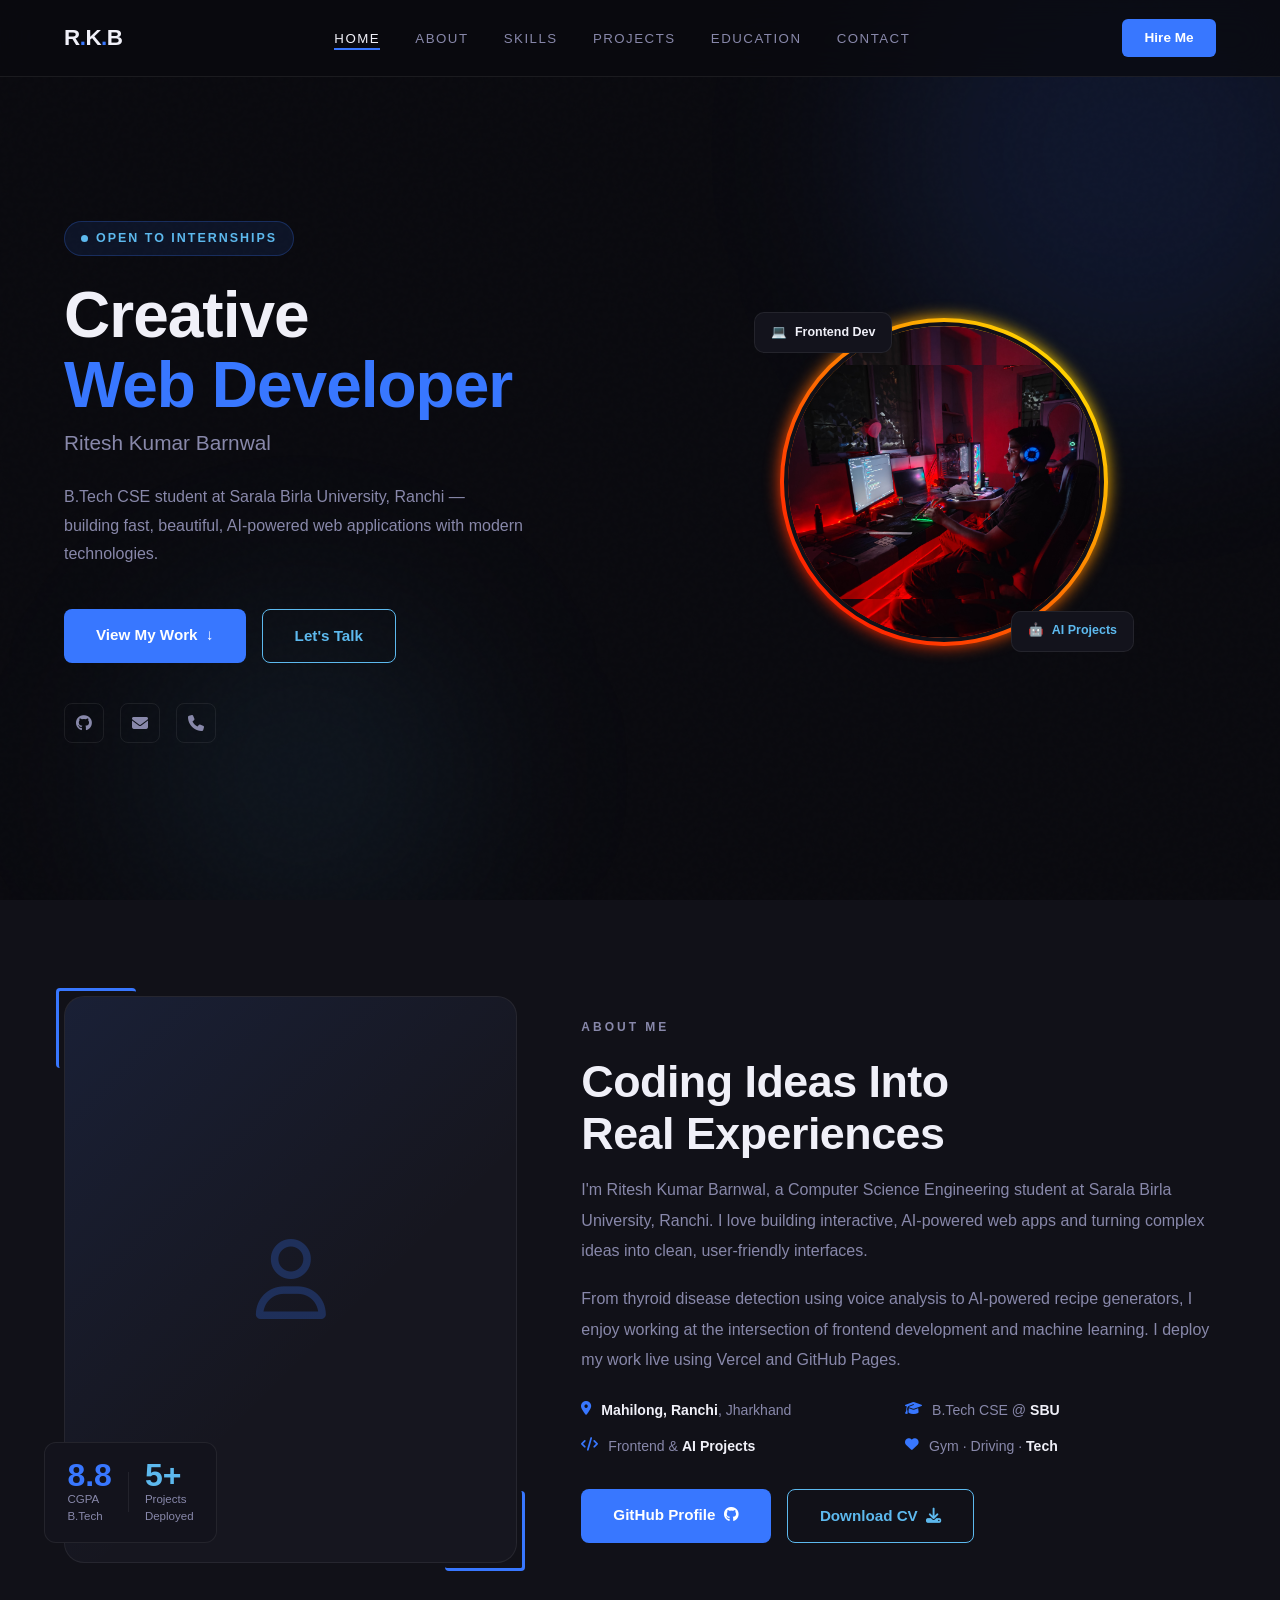
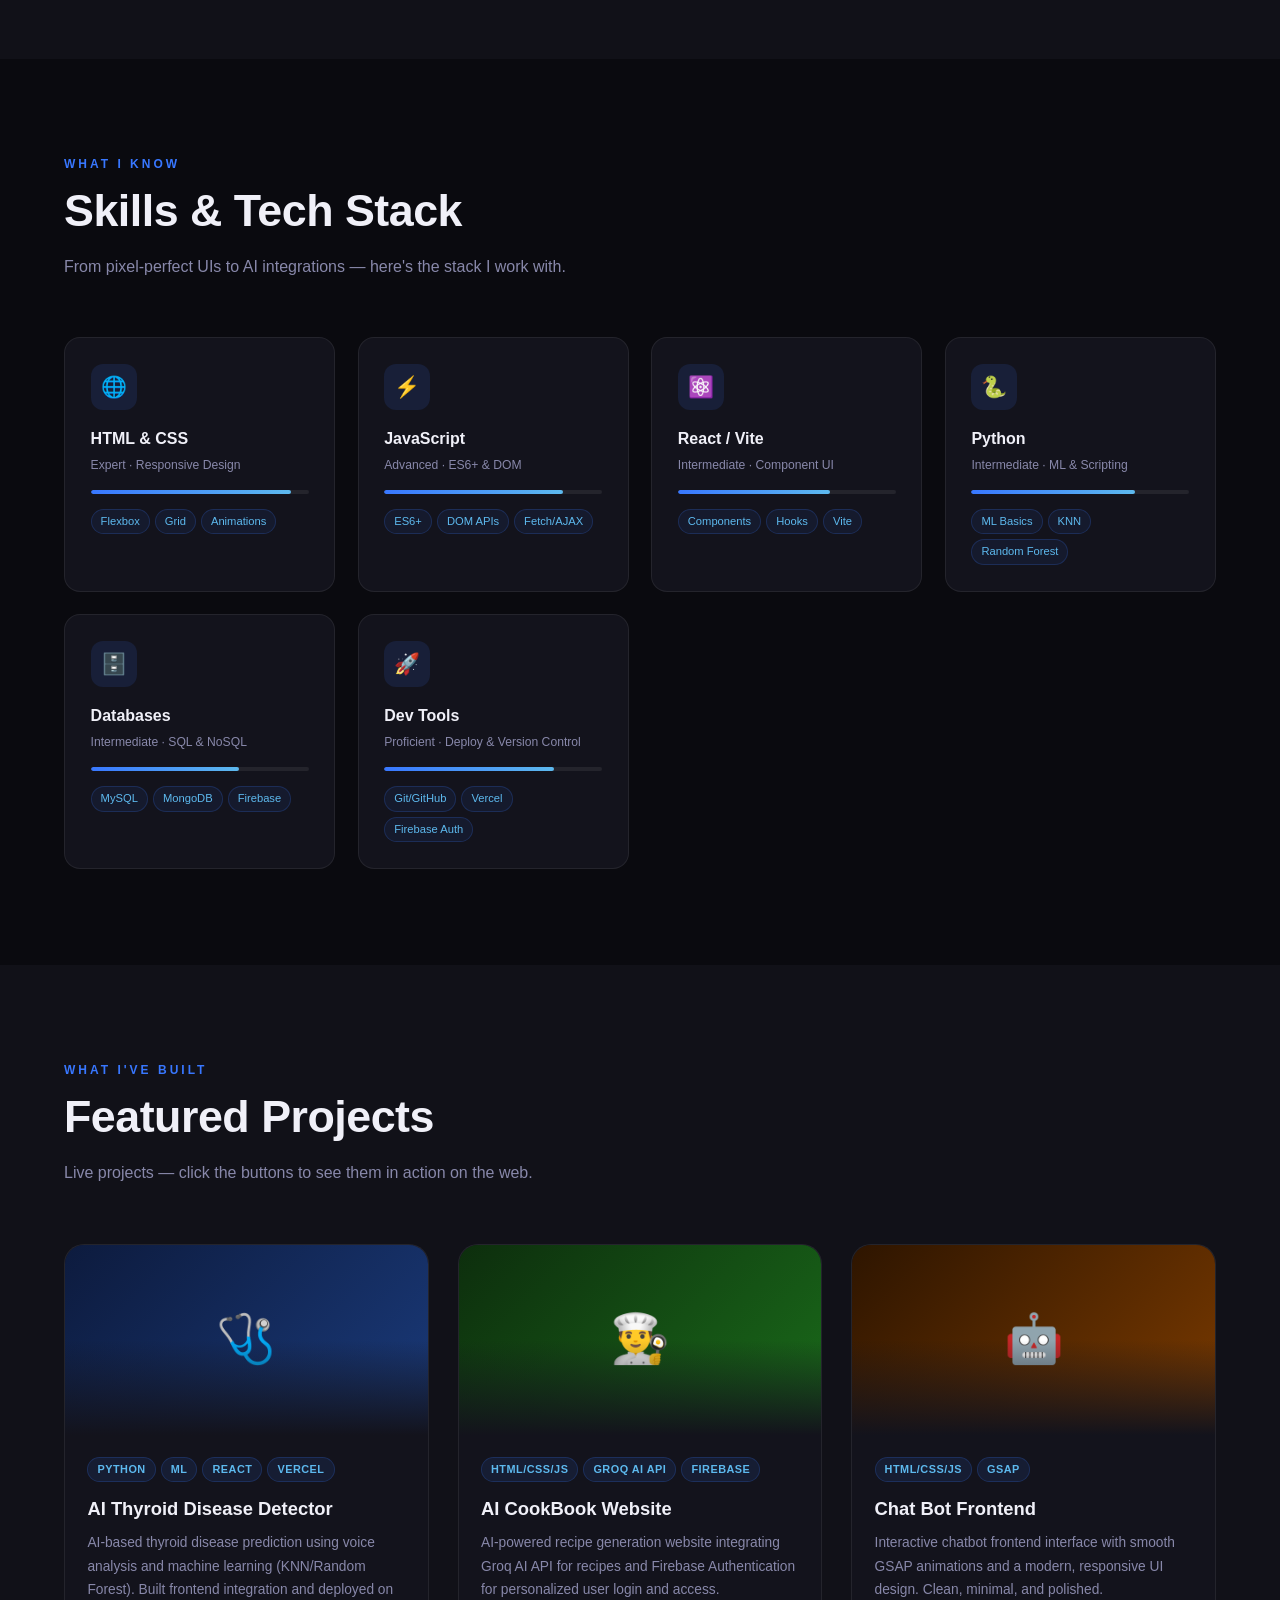
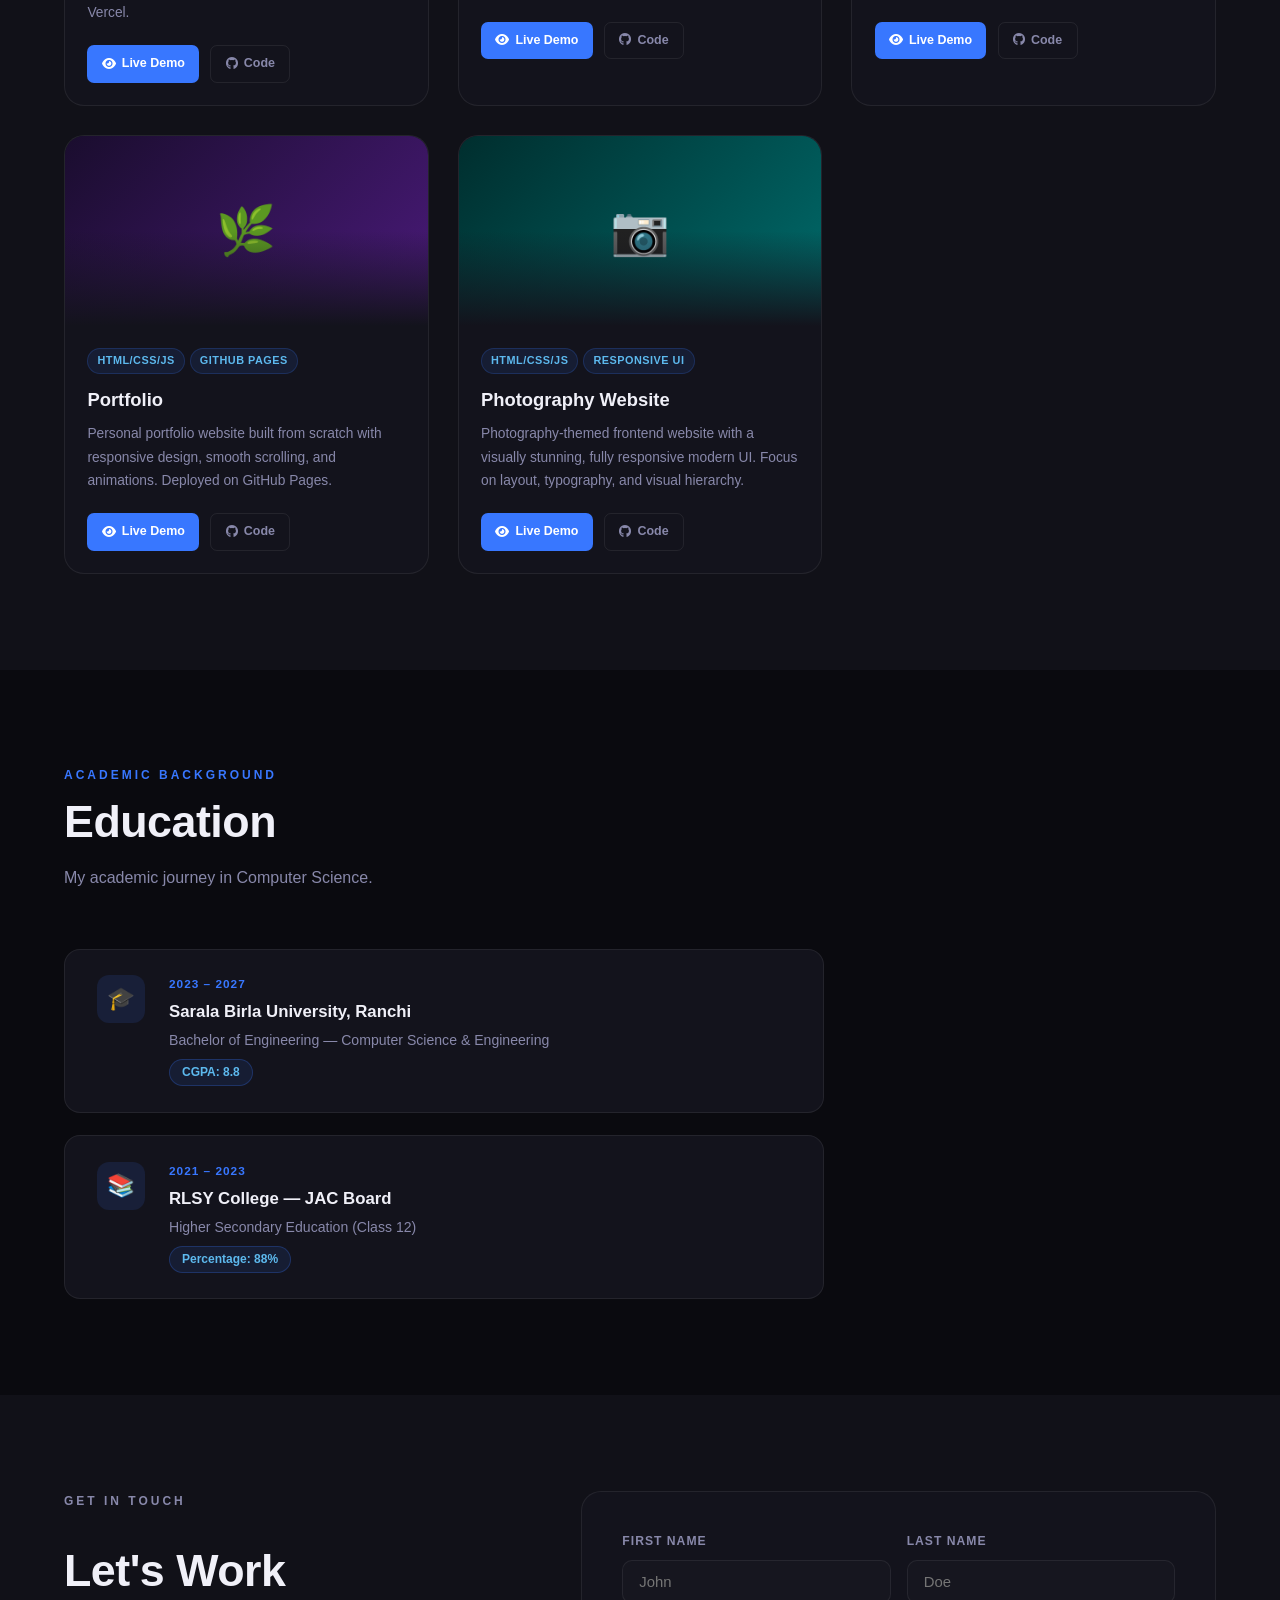
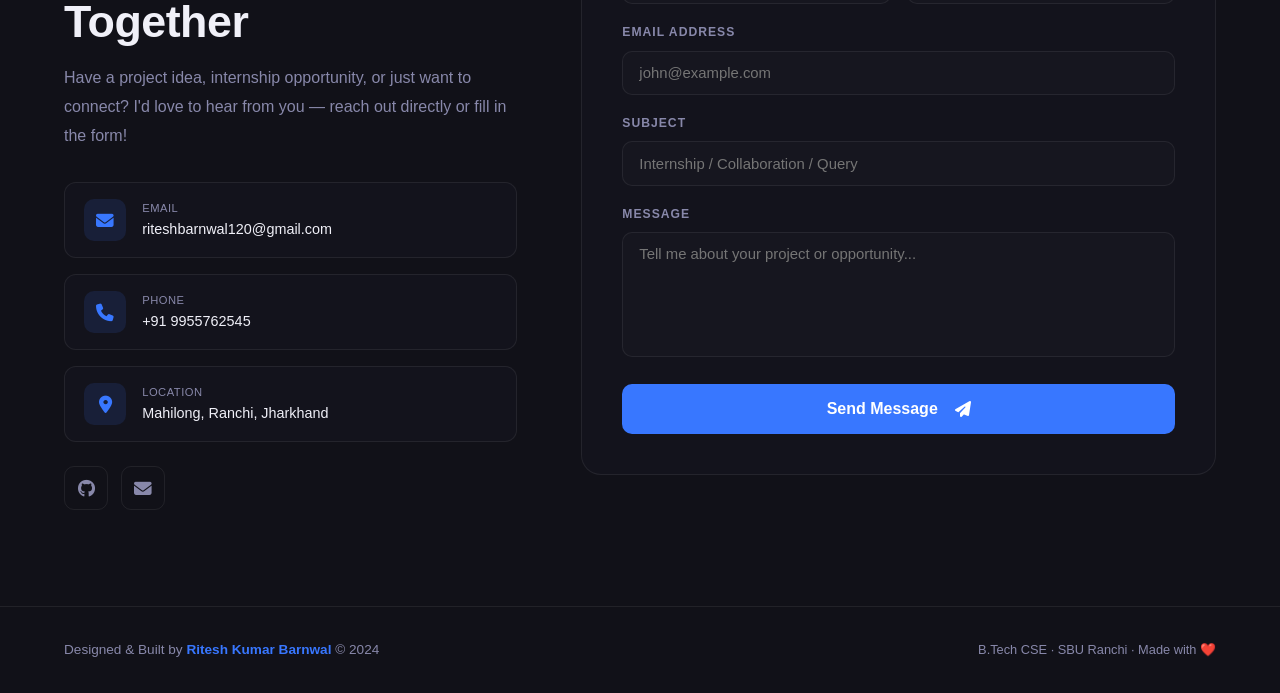
<file: index.html>
<!DOCTYPE html>
<html lang="en">

<head>
    <meta charset="UTF-8">
    <meta name="viewport" content="width=device-width, initial-scale=1.0">
    <title>Portfolio.com</title>
    <link rel="stylesheet" href="index.css">
    <link rel="stylesheet" href="https://cdnjs.cloudflare.com/ajax/libs/font-awesome/6.7.2/css/all.min.css"
        integrity="sha512-Evv84Mr4kqVGRNSgIGL/F/aIDqQb7xQ2vcrdIwxfjThSH8CSR7PBEakCr51Ck+w+/U6swU2Im1vVX0SVk9ABhg=="
        crossorigin="anonymous" referrerpolicy="no-referrer" />
</head>

<body>
    <!-- NAV -->
    <nav id="navbar">
        <a href="#home" class="nav-logo">R<span>.</span>K<span>.</span>B</a>
        <ul class="nav-links" id="navLinks">
            <li><a href="#home" class="active">Home</a></li>
            <li><a href="#about">About</a></li>
            <li><a href="#skills">Skills</a></li>
            <li><a href="#projects">Projects</a></li>
            <li><a href="#education">Education</a></li>
            <li><a href="#contact">Contact</a></li>
        </ul>
        <a href="mailto:riteshbarnwal120@gmail.com" class="nav-cta">Hire Me</a>
        <div class="hamburger" id="hamburger" aria-label="Open menu">
            <span></span><span></span><span></span>
        </div>
    </nav>

    <!-- HERO -->
    <section id="home">
        <div class="blob blob1"></div>
        <div class="blob blob2"></div>
        <div class="hero-grid">
            <div class="hero-content fade-up">
                <div class="hero-badge"><span class="dot"></span>Open to Internships</div>
                <h1 class="hero-title">Creative<br><span class="accent">Web Developer</span></h1>
                <p class="hero-name">Ritesh Kumar Barnwal</p>
                <p class="hero-desc">B.Tech CSE student at Sarala Birla University, Ranchi — building fast, beautiful,
                    AI-powered web applications with modern technologies.</p>
                <div class="hero-btns">
                    <a href="#projects" class="btn-primary">View My Work &nbsp;↓</a>
                    <a href="#contact" class="btn-outline">Let's Talk</a>
                </div>
                <div class="hero-socials">
                    <a href="https://github.com/Ritesh-Barnwal" target="_blank" aria-label="GitHub"><i
                            class="fa-brands fa-github"></i></a>
                    <a href="mailto:riteshbarnwal120@gmail.com" aria-label="Email"><i
                            class="fa-solid fa-envelope"></i></a>
                    <a href="tel:+919955762545" aria-label="Phone"><i class="fa-solid fa-phone"></i></a>
                </div>
            </div>
            <div class="hero-visual fade-up" style="transition-delay:.15s">
                <div class="avatar-wrap">
                    <div class="avatar-ring"></div>
                    <div class="avatar-ring-inner"></div>
                    <div class="avatar-img"><img src="Image_Editor.png.jpg" alt="Ritesh"></div>
                    <div class="float-badge badge-tl"><span>💻</span><span>Frontend Dev</span></div>
                    <div class="float-badge badge-br"><span>🤖</span><span>AI Projects</span></div>
                </div>
            </div>
        </div>
    </section>

    <!-- ABOUT -->
    <section id="about">
        <div class="section-inner">
            <div class="about-grid">
                <div class="about-img-wrap fade-up">
                    <div class="about-img-box">
                        <i class="fa-regular fa-user about-placeholder"></i>
                    </div>
                    <div class="about-corner tl"></div>
                    <div class="about-corner br"></div>
                    <div class="exp-card">
                        <div>
                            <div class="exp-num">8.8</div>
                            <div class="exp-label">CGPA<br>B.Tech</div>
                        </div>
                        <div style="width:1px;height:40px;background:var(--border)"></div>
                        <div>
                            <div class="exp-num" style="color:var(--accent2)">5+</div>
                            <div class="exp-label">Projects<br>Deployed</div>
                        </div>
                    </div>
                </div>
                <div class="about-text fade-up" style="transition-delay:.1s">
                    <p class="section-label">About Me</p>
                    <h2 class="section-title">Coding Ideas Into<br>Real Experiences</h2>
                    <p>I'm Ritesh Kumar Barnwal, a Computer Science Engineering student at Sarala Birla University,
                        Ranchi. I love building interactive, AI-powered web apps and turning complex ideas into clean,
                        user-friendly interfaces.</p>
                    <p>From thyroid disease detection using voice analysis to AI-powered recipe generators, I enjoy
                        working at the intersection of frontend development and machine learning. I deploy my work live
                        using Vercel and GitHub Pages.</p>
                    <div class="about-facts">
                        <div class="fact"><i class="fa-solid fa-location-dot"></i><span><strong>Mahilong,
                                    Ranchi</strong>, Jharkhand</span></div>
                        <div class="fact"><i class="fa-solid fa-graduation-cap"></i><span>B.Tech CSE @
                                <strong>SBU</strong></span></div>
                        <div class="fact"><i class="fa-solid fa-code"></i><span>Frontend &amp; <strong>AI
                                    Projects</strong></span></div>
                        <div class="fact"><i class="fa-solid fa-heart"></i><span>Gym · Driving ·
                                <strong>Tech</strong></span></div>
                    </div>
                    <div style="display:flex; gap:1rem; flex-wrap:wrap;">
                        <a href="https://github.com/Ritesh-Barnwal" target="_blank" class="btn-primary">
                            GitHub Profile &nbsp;<i class="fa-brands fa-github"></i>
                        </a>
                        <a href="Resume.pdf" download="Ritesh_Kumar_Barnwal_Resume.pdf" class="btn-outline">
                            Download CV &nbsp;<i class="fa-solid fa-download"></i>
                        </a>
                    </div>
                </div>
            </div>
        </div>
    </section>

    <!-- SKILLS -->
    <section id="skills">
        <div class="section-inner">
            <p class="section-label fade-up">What I Know</p>
            <h2 class="section-title fade-up">Skills &amp; Tech Stack</h2>
            <p class="section-desc fade-up">From pixel-perfect UIs to AI integrations — here's the stack I work with.
            </p>
            <div class="skills-grid">
                <div class="skill-card fade-up">
                    <div class="skill-icon">🌐</div>
                    <div class="skill-name">HTML &amp; CSS</div>
                    <div class="skill-level-text">Expert · Responsive Design</div>
                    <div class="skill-bar">
                        <div class="skill-fill" data-w="92"></div>
                    </div>
                    <div class="skill-tags"><span class="skill-tag">Flexbox</span><span
                            class="skill-tag">Grid</span><span class="skill-tag">Animations</span></div>
                </div>
                <div class="skill-card fade-up" style="transition-delay:.05s">
                    <div class="skill-icon">⚡</div>
                    <div class="skill-name">JavaScript</div>
                    <div class="skill-level-text">Advanced · ES6+ &amp; DOM</div>
                    <div class="skill-bar">
                        <div class="skill-fill" data-w="82"></div>
                    </div>
                    <div class="skill-tags"><span class="skill-tag">ES6+</span><span class="skill-tag">DOM
                            APIs</span><span class="skill-tag">Fetch/AJAX</span></div>
                </div>
                <div class="skill-card fade-up" style="transition-delay:.1s">
                    <div class="skill-icon">⚛️</div>
                    <div class="skill-name">React / Vite</div>
                    <div class="skill-level-text">Intermediate · Component UI</div>
                    <div class="skill-bar">
                        <div class="skill-fill" data-w="70"></div>
                    </div>
                    <div class="skill-tags"><span class="skill-tag">Components</span><span
                            class="skill-tag">Hooks</span><span class="skill-tag">Vite</span></div>
                </div>
                <div class="skill-card fade-up" style="transition-delay:.15s">
                    <div class="skill-icon">🐍</div>
                    <div class="skill-name">Python</div>
                    <div class="skill-level-text">Intermediate · ML &amp; Scripting</div>
                    <div class="skill-bar">
                        <div class="skill-fill" data-w="75"></div>
                    </div>
                    <div class="skill-tags"><span class="skill-tag">ML Basics</span><span
                            class="skill-tag">KNN</span><span class="skill-tag">Random Forest</span></div>
                </div>
                <div class="skill-card fade-up" style="transition-delay:.2s">
                    <div class="skill-icon">🗄️</div>
                    <div class="skill-name">Databases</div>
                    <div class="skill-level-text">Intermediate · SQL &amp; NoSQL</div>
                    <div class="skill-bar">
                        <div class="skill-fill" data-w="68"></div>
                    </div>
                    <div class="skill-tags"><span class="skill-tag">MySQL</span><span
                            class="skill-tag">MongoDB</span><span class="skill-tag">Firebase</span></div>
                </div>
                <div class="skill-card fade-up" style="transition-delay:.25s">
                    <div class="skill-icon">🚀</div>
                    <div class="skill-name">Dev Tools</div>
                    <div class="skill-level-text">Proficient · Deploy &amp; Version Control</div>
                    <div class="skill-bar">
                        <div class="skill-fill" data-w="78"></div>
                    </div>
                    <div class="skill-tags"><span class="skill-tag">Git/GitHub</span><span
                            class="skill-tag">Vercel</span><span class="skill-tag">Firebase Auth</span></div>
                </div>
            </div>
        </div>
    </section>

    <!-- PROJECTS -->
    <section id="projects">
        <div class="section-inner">
            <p class="section-label fade-up">What I've Built</p>
            <h2 class="section-title fade-up">Featured Projects</h2>
            <p class="section-desc fade-up">Live projects — click the buttons to see them in action on the web.</p>
            <div class="projects-grid">

                <div class="project-card fade-up">
                    <div class="project-thumb pt1">🩺</div>
                    <div class="project-body">
                        <div class="project-tags"><span class="project-tag">Python</span><span
                                class="project-tag">ML</span><span class="project-tag">React</span><span
                                class="project-tag">Vercel</span></div>
                        <h3 class="project-title">AI Thyroid Disease Detector</h3>
                        <p class="project-desc">AI-based thyroid disease prediction using voice analysis and machine
                            learning (KNN/Random Forest). Built frontend integration and deployed on Vercel.</p>
                        <div class="project-links">
                            <a href="https://sbu-disese-detect-using-chakras.vercel.app" target="_blank"
                                class="proj-btn proj-primary"><i class="fa-solid fa-eye"></i> Live Demo</a>
                            <a href="https://github.com/Ritesh-Barnwal/SBU-Disese-Detect-using-Chakras" target="_blank"
                                class="proj-btn proj-ghost"><i class="fa-brands fa-github"></i> Code</a>
                        </div>
                    </div>
                </div>

                <div class="project-card fade-up" style="transition-delay:.1s">
                    <div class="project-thumb pt2">👨‍🍳</div>
                    <div class="project-body">
                        <div class="project-tags"><span class="project-tag">HTML/CSS/JS</span><span
                                class="project-tag">Groq AI API</span><span class="project-tag">Firebase</span></div>
                        <h3 class="project-title">AI CookBook Website</h3>
                        <p class="project-desc">AI-powered recipe generation website integrating Groq AI API for recipes
                            and Firebase Authentication for personalized user login and access.</p>
                        <div class="project-links">
                            <a href="https://ritesh-barnwal.github.io/AI-COOK-BOOK/" target="_blank"
                                class="proj-btn proj-primary"><i class="fa-solid fa-eye"></i> Live Demo</a>
                            <a href="https://github.com/Ritesh-Barnwal/AI-COOK-BOOK" target="_blank"
                                class="proj-btn proj-ghost"><i class="fa-brands fa-github"></i> Code</a>
                        </div>
                    </div>
                </div>

                <div class="project-card fade-up" style="transition-delay:.2s">
                    <div class="project-thumb pt3">🤖</div>
                    <div class="project-body">
                        <div class="project-tags"><span class="project-tag">HTML/CSS/JS</span><span
                                class="project-tag">GSAP</span></div>
                        <h3 class="project-title">Chat Bot Frontend</h3>
                        <p class="project-desc">Interactive chatbot frontend interface with smooth GSAP animations and a
                            modern, responsive UI design. Clean, minimal, and polished.</p>
                        <div class="project-links">
                            <a href="https://ritesh-barnwal.github.io/Chat-Bot/" target="_blank"
                                class="proj-btn proj-primary"><i class="fa-solid fa-eye"></i> Live Demo</a>
                            <a href="https://github.com/Ritesh-Barnwal/Chat-Bot" target="_blank"
                                class="proj-btn proj-ghost"><i class="fa-brands fa-github"></i> Code</a>
                        </div>
                    </div>
                </div>

                <div class="project-card fade-up" style="transition-delay:.05s">
                    <div class="project-thumb pt4">🌿</div>
                    <div class="project-body">
                        <div class="project-tags"><span class="project-tag">HTML/CSS/JS</span><span
                                class="project-tag">GitHub Pages</span></div>
                        <h3 class="project-title"> Portfolio </h3>
                        <p class="project-desc">Personal portfolio website built from scratch with responsive design,
                            smooth scrolling, and animations. Deployed on GitHub Pages.</p>
                        <div class="project-links">
                            <a href="https://ritesh-barnwal.github.io/PORTFOLIO/" target="_blank"
                                class="proj-btn proj-primary"><i class="fa-solid fa-eye"></i> Live Demo</a>
                            <a href="https://github.com/Ritesh-Barnwal/PORTFOLIO" target="_blank"
                                class="proj-btn proj-ghost"><i class="fa-brands fa-github"></i> Code</a>
                        </div>
                    </div>
                </div>

                <div class="project-card fade-up" style="transition-delay:.15s">
                    <div class="project-thumb pt5">📷</div>
                    <div class="project-body">
                        <div class="project-tags"><span class="project-tag">HTML/CSS/JS</span><span
                                class="project-tag">Responsive UI</span></div>
                        <h3 class="project-title">Photography Website</h3>
                        <p class="project-desc">Photography-themed frontend website with a visually stunning, fully
                            responsive modern UI. Focus on layout, typography, and visual hierarchy.</p>
                        <div class="project-links">
                            <a href="https://ritesh-barnwal.github.io/Photograph/" target="_blank"
                                class="proj-btn proj-primary"><i class="fa-solid fa-eye"></i> Live Demo</a>
                            <a href="https://github.com/Ritesh-Barnwal/Photograph" target="_blank"
                                class="proj-btn proj-ghost"><i class="fa-brands fa-github"></i> Code</a>
                        </div>
                    </div>
                </div>

            </div>
        </div>
    </section>

    <!-- EDUCATION -->
    <section id="education">
        <div class="section-inner">
            <p class="section-label fade-up">Academic Background</p>
            <h2 class="section-title fade-up">Education</h2>
            <p class="section-desc fade-up">My academic journey in Computer Science.</p>
            <div class="edu-timeline">
                <div class="edu-card fade-up">
                    <div class="edu-icon">🎓</div>
                    <div>
                        <div class="edu-year">2023 – 2027</div>
                        <div class="edu-school">Sarala Birla University, Ranchi</div>
                        <div class="edu-degree">Bachelor of Engineering — Computer Science &amp; Engineering</div>
                        <span class="edu-badge">CGPA: 8.8</span>
                    </div>
                </div>
                <div class="edu-card fade-up" style="transition-delay:.1s">
                    <div class="edu-icon">📚</div>
                    <div>
                        <div class="edu-year">2021 – 2023</div>
                        <div class="edu-school">RLSY College — JAC Board</div>
                        <div class="edu-degree">Higher Secondary Education (Class 12)</div>
                        <span class="edu-badge">Percentage: 88%</span>
                    </div>
                </div>
            </div>
        </div>
    </section>

    <!-- CONTACT -->
    <section id="contact">
        <div class="section-inner">
            <div class="contact-grid">
                <div class="contact-info fade-up">
                    <p class="section-label">Get In Touch</p>
                    <h2 class="section-title">Let's Work<br>Together</h2>
                    <p>Have a project idea, internship opportunity, or just want to connect? I'd love to hear from you —
                        reach out directly or fill in the form!</p>
                    <div class="contact-cards">
                        <a href="mailto:riteshbarnwal120@gmail.com" class="contact-card">
                            <div class="contact-icon"><i class="fa-solid fa-envelope"></i></div>
                            <div>
                                <div class="contact-label">Email</div>
                                <div class="contact-value">riteshbarnwal120@gmail.com</div>
                            </div>
                        </a>
                        <a href="tel:+919955762545" class="contact-card">
                            <div class="contact-icon"><i class="fa-solid fa-phone"></i></div>
                            <div>
                                <div class="contact-label">Phone</div>
                                <div class="contact-value">+91 9955762545</div>
                            </div>
                        </a>
                        <div class="contact-card" style="cursor:default">
                            <div class="contact-icon"><i class="fa-solid fa-location-dot"></i></div>
                            <div>
                                <div class="contact-label">Location</div>
                                <div class="contact-value">Mahilong, Ranchi, Jharkhand</div>
                            </div>
                        </div>
                    </div>
                    <div class="social-row">
                        <a href="https://github.com/Ritesh-Barnwal" target="_blank" class="social-btn"
                            aria-label="GitHub"><i class="fa-brands fa-github"></i></a>
                        <a href="mailto:riteshbarnwal120@gmail.com" class="social-btn" aria-label="Email"><i
                                class="fa-solid fa-envelope"></i></a>
                    </div>
                </div>
                <div class="contact-form fade-up" style="transition-delay:.1s">
                    <div class="form-row">
                        <div class="form-group"><label>First Name</label><input type="text" id="fname"
                                placeholder="John"></div>
                        <div class="form-group"><label>Last Name</label><input type="text" id="lname" placeholder="Doe">
                        </div>
                    </div>
                    <div class="form-group"><label>Email Address</label><input type="email" id="femail"
                            placeholder="john@example.com"></div>
                    <div class="form-group"><label>Subject</label><input type="text" id="fsubject"
                            placeholder="Internship / Collaboration / Query"></div>
                    <div class="form-group"><label>Message</label><textarea id="fmessage"
                            placeholder="Tell me about your project or opportunity..."></textarea></div>
                    <button class="form-submit" onclick="submitForm()">Send Message &nbsp;<i
                            class="fa-solid fa-paper-plane"></i></button>
                    <div class="form-status" id="formStatus">✅ Message sent! Ritesh will get back to you soon.</div>
                </div>
            </div>
        </div>
    </section>

    <!-- FOOTER -->
    <footer>
        <div class="footer-left">Designed &amp; Built by <strong>Ritesh Kumar Barnwal</strong> © 2024</div>
        <div class="footer-right">B.Tech CSE · SBU Ranchi · Made with ❤️</div>
    </footer>

    <button class="scroll-top" id="scrollTop" onclick="window.scrollTo({top:0,behavior:'smooth'})"
        aria-label="Back to top">
        <i class="fa-solid fa-arrow-up"></i>
    </button>
    <script src="index12.js"></script>
</body>

</html>
</file>
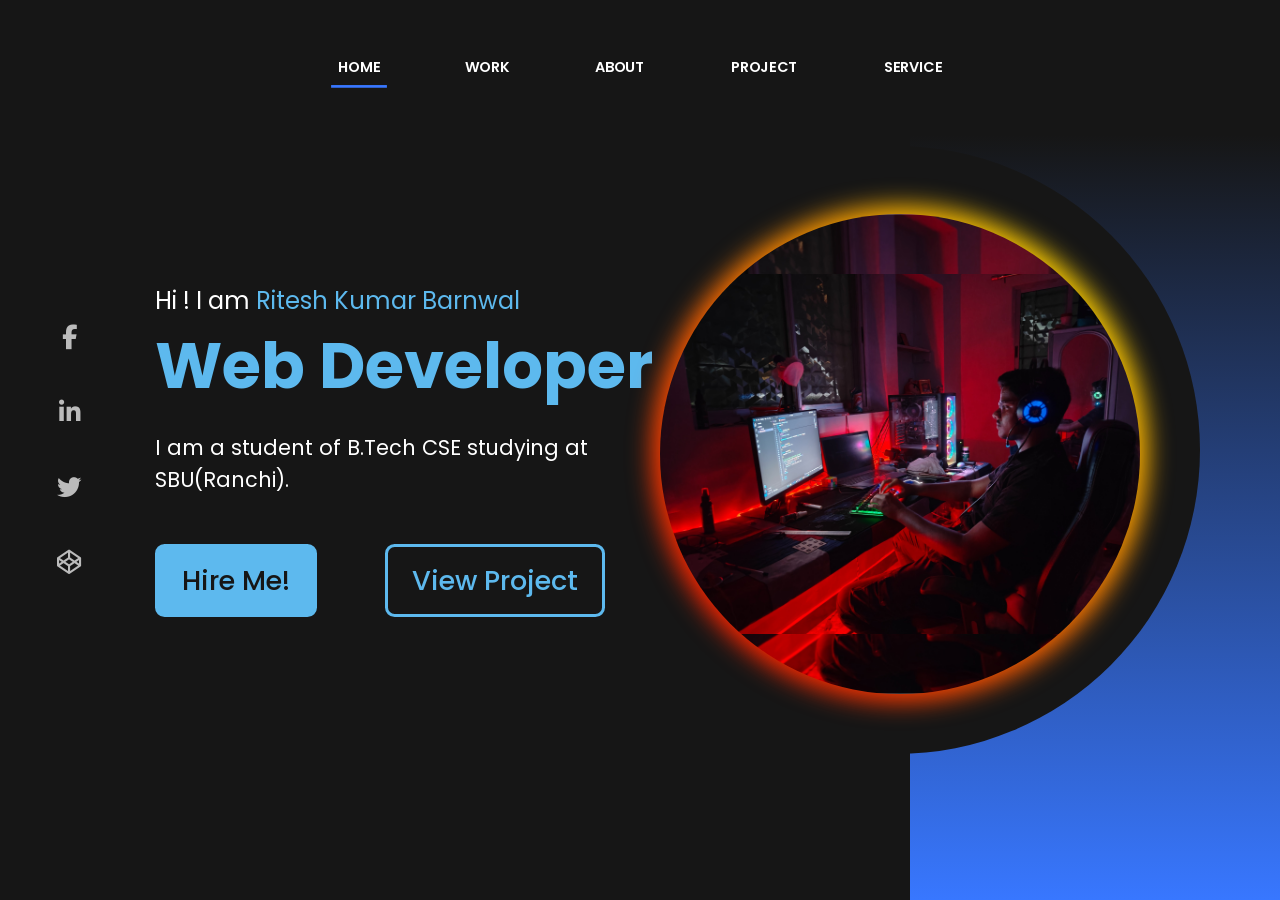
<file: Portfolio.html>
<!DOCTYPE html>
<html lang="en">
<head>
    <meta charset="UTF-8">
    <meta name="viewport" content="width=device-width, initial-scale=1.0">
    <title>Portfolio.com</title>
    <link rel="stylesheet" href="Portfolio.css">
    <link rel="stylesheet" href="https://cdnjs.cloudflare.com/ajax/libs/font-awesome/6.7.2/css/all.min.css" integrity="sha512-Evv84Mr4kqVGRNSgIGL/F/aIDqQb7xQ2vcrdIwxfjThSH8CSR7PBEakCr51Ck+w+/U6swU2Im1vVX0SVk9ABhg==" crossorigin="anonymous" referrerpolicy="no-referrer" />
</head>
<body>
    <div class="portfolio-container">
        <ul class="navlist">
            <li><a href="#" class="active">Home</a></li>
            <li><a href="#" class="border">Work</a></li>
            <li><a href="#" class="border">About</a></li>
            <li><a href="#" class="border">Project</a></li>
            <li><a href="#" class="border">Service</a></li>
        </ul>
        <div class="left-container">
            <div class="icons">
                <i class="fa-brands fa-facebook-f"></i>
                <i class="fa-brands fa-linkedin-in"></i>
                <i class="fa-brands fa-twitter"></i>
                <i class="fa-brands fa-codepen"></i>
            </div>
            <div class="content">
                <p class="intro">Hi ! I am <span>Ritesh Kumar Barnwal</span></p>
                <h1>Web Developer</h1>
                <p class="details">I am a student of B.Tech CSE studying at SBU(Ranchi).</p>
                <div class="btn">
                    <button class="btn1">Hire Me!</button>
                    <button class="btn2">View Project</button>
                </div>
            </div>
        </div>
        <div class="right-container"></div>
        <div class="design">
            <div class="circle"></div>
            <div class="circle"></div>
        </div>
    </div>
</body>
</html>
</file>
<file: index.css>
@import url('https://fonts.googleapis.com/css2?family=Poppins:ital,wght@0,100;0,200;0,300;0,400;0,500;0,600;0,700;0,800;0,900;1,100;1,200;1,300;1,400;1,500;1,600;1,700;1,800;1,900&display=swap');

:root {
  --bg: #0a0a0f;
  --bg2: #111118;
  --bg3: #16161f;
  --accent: #3877ff;
  --accent2: #5db9ee;
  --accent-glow: rgba(56,119,255,0.18);
  --text: #f0f0f8;
  --muted: #8888aa;
  --border: rgba(255,255,255,0.07);
  --card: #13131c;
  --font-head: 'Syne', sans-serif;
  --font-body: 'Space Grotesk', sans-serif;
}
*, *::before, *::after { margin:0; padding:0; box-sizing:border-box; }
html { scroll-behavior: smooth; }
body {
  background: var(--bg);
  color: var(--text);
  font-family: var(--font-body);
  font-size: 16px;
  line-height: 1.6;
  overflow-x: hidden;
}
body::before {
  content: '';
  position: fixed; inset: 0;
  background-image: url("data:image/svg+xml,%3Csvg viewBox='0 0 200 200' xmlns='http://www.w3.org/2000/svg'%3E%3Cfilter id='n'%3E%3CfeTurbulence type='fractalNoise' baseFrequency='0.9' numOctaves='4' stitchTiles='stitch'/%3E%3C/filter%3E%3Crect width='100%25' height='100%25' filter='url(%23n)' opacity='0.03'/%3E%3C/svg%3E");
  pointer-events: none; z-index: 0; opacity: 0.4;
}
::-webkit-scrollbar { width: 5px; }
::-webkit-scrollbar-track { background: var(--bg); }
::-webkit-scrollbar-thumb { background: var(--accent); border-radius: 10px; }

/* ── NAV ── */
nav {
  position: fixed; top: 0; left: 0; right: 0; z-index: 100;
  display: flex; align-items: center; justify-content: space-between;
  padding: 1.2rem 4rem;
  background: rgba(10,10,15,0.75);
  backdrop-filter: blur(18px);
  border-bottom: 1px solid var(--border);
}
.nav-logo {
  font-family: var(--font-head); font-size: 1.4rem; font-weight: 800;
  color: var(--text); text-decoration: none; letter-spacing: -0.5px;
}
.nav-logo span { color: var(--accent); }
.nav-links { display: flex; gap: 2.2rem; list-style: none; }
.nav-links a {
  text-decoration: none; color: var(--muted);
  font-size: 0.83rem; font-weight: 500;
  text-transform: uppercase; letter-spacing: 1.5px;
  transition: color 0.3s; position: relative; padding-bottom: 4px;
}
.nav-links a::after {
  content: ''; position: absolute; bottom: 0; left: 0;
  width: 0; height: 2px; background: var(--accent); transition: width 0.3s;
}
.nav-links a:hover, .nav-links a.active { color: var(--text); }
.nav-links a:hover::after, .nav-links a.active::after { width: 100%; }
.nav-cta {
  background: var(--accent); color: #fff; border: none;
  padding: 0.5rem 1.4rem; border-radius: 6px;
  font-family: var(--font-body); font-size: 0.85rem; font-weight: 600;
  cursor: pointer; transition: background 0.3s, transform 0.2s; text-decoration: none;
}
.nav-cta:hover { background: #5b92ff; transform: translateY(-1px); }
.hamburger { display: none; flex-direction: column; gap: 5px; cursor: pointer; padding: 4px; }
.hamburger span { width: 24px; height: 2px; background: var(--text); border-radius: 2px; transition: all 0.3s; }

/* ── HERO ── */
#home {
  min-height: 100vh; display: flex; align-items: center;
  padding: 8rem 4rem 4rem; position: relative; overflow: hidden;
}
.blob { position: absolute; border-radius: 50%; filter: blur(90px); pointer-events: none; }
.blob1 { width: 500px; height: 500px; background: rgba(56,119,255,0.12); top: -100px; right: -100px; }
.blob2 { width: 350px; height: 350px; background: rgba(93,185,238,0.07); bottom: -50px; left: 10%; }
.hero-grid {
  max-width: 1200px; margin: 0 auto;
  display: grid; grid-template-columns: 1fr 1fr;
  align-items: center; gap: 4rem; width: 100%; position: relative; z-index: 1;
}
.hero-badge {
  display: inline-flex; align-items: center; gap: 8px;
  background: rgba(56,119,255,0.1); border: 1px solid rgba(56,119,255,0.25);
  color: var(--accent2); font-size: 0.78rem; font-weight: 600;
  letter-spacing: 2px; text-transform: uppercase;
  padding: 0.4rem 1rem; border-radius: 50px; margin-bottom: 1.5rem;
}
.hero-badge .dot {
  width: 7px; height: 7px; background: var(--accent2);
  border-radius: 50%; animation: pulse 1.5s infinite;
}
@keyframes pulse { 0%,100%{opacity:1;transform:scale(1)} 50%{opacity:.5;transform:scale(1.3)} }
.hero-title {
  font-family: var(--font-head); font-size: clamp(2.8rem,5vw,4.2rem);
  font-weight: 800; line-height: 1.1; letter-spacing: -1px; margin-bottom: 0.3rem;
}
.hero-title .accent { color: var(--accent); }
.hero-name {
  font-family: var(--font-head); font-size: clamp(1rem,2vw,1.3rem);
  font-weight: 500; color: var(--muted); margin-bottom: 1.5rem;
}
.hero-desc { color: var(--muted); font-size: 1rem; line-height: 1.8; max-width: 460px; margin-bottom: 2.5rem; }
.hero-btns { display: flex; gap: 1rem; flex-wrap: wrap; }
.btn-primary {
  background: var(--accent); color: #fff; border: none;
  padding: 0.85rem 2rem; border-radius: 8px;
  font-family: var(--font-body); font-size: 0.95rem; font-weight: 600;
  cursor: pointer; transition: all 0.3s; text-decoration: none; display: inline-block;
}
.btn-primary:hover { background: #5b92ff; transform: translateY(-2px); box-shadow: 0 8px 25px rgba(56,119,255,.35); }
.btn-outline {
  background: transparent; color: var(--accent2);
  border: 1.5px solid var(--accent2);
  padding: 0.85rem 2rem; border-radius: 8px;
  font-family: var(--font-body); font-size: 0.95rem; font-weight: 600;
  cursor: pointer; transition: all 0.3s; text-decoration: none; display: inline-block;
}
.btn-outline:hover { background: rgba(93,185,238,0.1); transform: translateY(-2px); }
.hero-socials { display: flex; gap: 1rem; margin-top: 2.5rem; }
.hero-socials a {
  width: 40px; height: 40px; border: 1px solid var(--border); border-radius: 8px;
  display: flex; align-items: center; justify-content: center;
  color: var(--muted); text-decoration: none; font-size: 1rem; transition: all 0.3s;
}
.hero-socials a:hover { border-color: var(--accent); color: var(--accent); background: var(--accent-glow); transform: translateY(-2px); }
.hero-visual { display: flex; justify-content: center; align-items: center; }
.avatar-wrap { position: relative; width: 320px; height: 320px; }

.avatar-ring {
  position: absolute;
  inset: -4px;
  border-radius: 50%;
  background: linear-gradient(45deg, #FF0000, #FF7300, #FFFB00, #48FF00, #00FFD5, #002BFF, #FF00C8, #FF0000);
  background-size: 600%;
  z-index: 1;
  filter: blur(8px);
  animation: glowing 20s linear infinite;
  opacity: 1;
}
.avatar-ring-inner {
  position: absolute;
  inset: -4px;
  border-radius: 50%;
  background: linear-gradient(45deg, #FF0000, #FF7300, #FFFB00, #48FF00, #00FFD5, #002BFF, #FF00C8, #FF0000);
  background-size: 600%;
  z-index: 0;
  animation: glowing 20s linear infinite;
}
@keyframes glowing {
  0%   { background-position: 0 0; }
  50%  { background-position: 400% 0; }
  100% { background-position: 0 0; }
}

.avatar-img {
  position: relative;
  z-index: 2;
  width: 100%;
  height: 100%;
  border-radius: 50%;
  overflow: hidden;
  background: #111118;
  border: 4px solid #111118;
}

.avatar-img img {
  width: 100%;
  height: 100%;
  object-fit: cover;
  display: block;
}
.float-badge {
  position: absolute; background: var(--card); border: 1px solid var(--border);
  border-radius: 10px; padding: 0.6rem 1rem; font-size: 0.78rem; font-weight: 600;
  display: flex; align-items: center; gap: 8px; z-index: 3; white-space: nowrap;
}
.badge-tl { top: -10px; left: -30px; }
.badge-br { bottom: -10px; right: -30px; color: var(--accent2); }

/* ── SECTION SHARED ── */
section { padding: 6rem 4rem; position: relative; z-index: 1; }
.section-inner { max-width: 1200px; margin: 0 auto; }
.section-label {
  font-size: 0.75rem; font-weight: 600; letter-spacing: 3px;
  text-transform: uppercase; color: var(--accent); margin-bottom: 0.7rem;
}
.section-title {
  font-family: var(--font-head); font-size: clamp(2rem,4vw,2.8rem);
  font-weight: 800; line-height: 1.15; letter-spacing: -0.5px; margin-bottom: 1rem;
}
.section-desc { color: var(--muted); max-width: 540px; line-height: 1.8; margin-bottom: 3.5rem; }

/* ── ABOUT ── */
#about { background: var(--bg2); }
.about-grid { display: grid; grid-template-columns: 1fr 1.4fr; gap: 4rem; align-items: center; }
.about-img-wrap { position: relative; }
.about-img-box {
  width: 100%; aspect-ratio: 4/5; background: var(--bg3);
  border-radius: 20px; border: 1px solid var(--border);
  display: flex; align-items: center; justify-content: center;
  overflow: hidden; position: relative;
}
.about-img-box::before {
  content: ''; position: absolute; inset: 0;
  background: linear-gradient(135deg, rgba(56,119,255,0.1), transparent 60%);
}
.about-placeholder { font-size: 5rem; color: var(--accent); opacity: 0.25; }
.about-corner { position: absolute; width: 80px; height: 80px; border: 3px solid var(--accent); border-radius: 4px; }
.about-corner.tl { top: -8px; left: -8px; border-right: none; border-bottom: none; }
.about-corner.br { bottom: -8px; right: -8px; border-left: none; border-top: none; }
.exp-card {
  position: absolute; bottom: 20px; left: -20px;
  background: var(--card); border: 1px solid var(--border);
  border-radius: 12px; padding: 1rem 1.4rem;
  display: flex; gap: 1rem; align-items: center;
}
.exp-num { font-family: var(--font-head); font-size: 2rem; font-weight: 800; color: var(--accent); line-height: 1; }
.exp-label { font-size: 0.72rem; color: var(--muted); line-height: 1.5; }
.about-text p { color: var(--muted); line-height: 1.9; margin-bottom: 1.1rem; }
.about-facts { display: grid; grid-template-columns: 1fr 1fr; gap: 0.8rem; margin: 1.5rem 0 2rem; }
.fact { display: flex; gap: 10px; align-items: flex-start; }
.fact i { color: var(--accent); margin-top: 3px; font-size: 0.85rem; }
.fact span { font-size: 0.88rem; color: var(--muted); }
.fact strong { color: var(--text); }

/* ── SKILLS ── */
#skills { background: var(--bg); }
.skills-grid { display: grid; grid-template-columns: repeat(auto-fit, minmax(230px, 1fr)); gap: 1.4rem; }
.skill-card {
  background: var(--card); border: 1px solid var(--border);
  border-radius: 16px; padding: 1.6rem;
  transition: border-color 0.3s, transform 0.3s; position: relative; overflow: hidden;
}
.skill-card::before {
  content: ''; position: absolute; top: 0; left: 0; right: 0; height: 2px;
  background: linear-gradient(90deg, transparent, var(--accent), transparent);
  transform: scaleX(0); transition: transform 0.4s;
}
.skill-card:hover { border-color: rgba(56,119,255,0.3); transform: translateY(-4px); }
.skill-card:hover::before { transform: scaleX(1); }
.skill-icon { width: 46px; height: 46px; background: rgba(56,119,255,0.12); border-radius: 12px; display: flex; align-items: center; justify-content: center; font-size: 1.3rem; margin-bottom: 1rem; }
.skill-name { font-family: var(--font-head); font-size: 1rem; font-weight: 700; margin-bottom: 0.3rem; }
.skill-level-text { font-size: 0.76rem; color: var(--muted); margin-bottom: 0.9rem; }
.skill-bar { height: 4px; background: rgba(255,255,255,0.07); border-radius: 10px; overflow: hidden; }
.skill-fill { height: 100%; border-radius: 10px; background: linear-gradient(90deg, var(--accent), var(--accent2)); width: 0; transition: width 1.2s cubic-bezier(0.4,0,0.2,1); }
.skill-tags { display: flex; flex-wrap: wrap; gap: 5px; margin-top: 0.9rem; }
.skill-tag { font-size: 0.7rem; font-weight: 500; background: rgba(56,119,255,0.08); border: 1px solid rgba(56,119,255,0.2); color: var(--accent2); padding: 3px 9px; border-radius: 50px; }

/* ── PROJECTS ── */
#projects { background: var(--bg2); }
.projects-grid { display: grid; grid-template-columns: repeat(auto-fit, minmax(320px, 1fr)); gap: 1.8rem; }
.project-card {
  background: var(--card); border: 1px solid var(--border);
  border-radius: 20px; overflow: hidden;
  transition: transform 0.35s, box-shadow 0.35s, border-color 0.35s;
}
.project-card:hover { transform: translateY(-6px); box-shadow: 0 20px 50px rgba(0,0,0,.4), 0 0 0 1px rgba(56,119,255,.2); border-color: rgba(56,119,255,.25); }
.project-thumb {
  width: 100%; height: 190px; display: flex; align-items: center; justify-content: center;
  font-size: 3rem; position: relative; overflow: hidden;
}
.project-thumb::after { content: ''; position: absolute; inset: 0; background: linear-gradient(to bottom, transparent 50%, var(--card)); }
.pt1 { background: linear-gradient(135deg, #0d1b3e, #1a3a7a); }
.pt2 { background: linear-gradient(135deg, #0d2e0d, #1a6b1a); }
.pt3 { background: linear-gradient(135deg, #2e1500, #7a3a00); }
.pt4 { background: linear-gradient(135deg, #1a0d2e, #4a1a7a); }
.pt5 { background: linear-gradient(135deg, #002e2e, #006b6b); }
.project-body { padding: 1.4rem; }
.project-tags { display: flex; gap: 5px; flex-wrap: wrap; margin-bottom: 0.7rem; }
.project-tag { font-size: 0.68rem; font-weight: 600; background: rgba(56,119,255,0.1); border: 1px solid rgba(56,119,255,0.2); color: var(--accent2); padding: 3px 9px; border-radius: 50px; letter-spacing: 0.5px; text-transform: uppercase; }
.project-title { font-family: var(--font-head); font-size: 1.15rem; font-weight: 700; margin-bottom: 0.5rem; color: var(--text); }
.project-desc { font-size: 0.86rem; color: var(--muted); line-height: 1.7; margin-bottom: 1.3rem; }
.project-links { display: flex; gap: 0.7rem; }
.proj-btn { display: inline-flex; align-items: center; gap: 6px; font-size: 0.78rem; font-weight: 600; padding: 0.48rem 0.9rem; border-radius: 7px; text-decoration: none; transition: all 0.3s; cursor: pointer; border: none; font-family: var(--font-body); }
.proj-primary { background: var(--accent); color: #fff; }
.proj-primary:hover { background: #5b92ff; }
.proj-ghost { background: transparent; color: var(--muted); border: 1px solid var(--border); }
.proj-ghost:hover { border-color: var(--accent); color: var(--accent); }

/* ── EDUCATION ── */
#education { background: var(--bg); }
.edu-timeline { display: flex; flex-direction: column; gap: 1.4rem; max-width: 760px; }
.edu-card {
  background: var(--card); border: 1px solid var(--border); border-radius: 16px;
  padding: 1.6rem 2rem; display: flex; gap: 1.5rem; align-items: flex-start;
  transition: border-color 0.3s, transform 0.3s;
}
.edu-card:hover { border-color: rgba(56,119,255,0.3); transform: translateX(6px); }
.edu-icon { width: 48px; height: 48px; background: rgba(56,119,255,0.12); border-radius: 12px; display: flex; align-items: center; justify-content: center; font-size: 1.4rem; flex-shrink: 0; }
.edu-year { font-size: 0.74rem; color: var(--accent); font-weight: 600; letter-spacing: 1px; text-transform: uppercase; margin-bottom: 0.3rem; }
.edu-school { font-family: var(--font-head); font-size: 1.05rem; font-weight: 700; margin-bottom: 0.2rem; }
.edu-degree { font-size: 0.88rem; color: var(--muted); margin-bottom: 0.4rem; }
.edu-badge { display: inline-block; background: rgba(56,119,255,0.1); border: 1px solid rgba(56,119,255,0.25); color: var(--accent2); font-size: 0.75rem; font-weight: 600; padding: 3px 12px; border-radius: 50px; }

/* ── CONTACT ── */
#contact { background: var(--bg2); }
.contact-grid { display: grid; grid-template-columns: 1fr 1.4fr; gap: 4rem; align-items: start; }
.contact-info p { color: var(--muted); line-height: 1.8; margin-bottom: 2rem; }
.contact-cards { display: flex; flex-direction: column; gap: 1rem; }
.contact-card {
  display: flex; align-items: center; gap: 1rem; background: var(--card);
  border: 1px solid var(--border); border-radius: 12px; padding: 1rem 1.2rem;
  text-decoration: none; color: var(--text); transition: border-color 0.3s, transform 0.3s;
}
.contact-card:hover { border-color: var(--accent); transform: translateX(4px); }
.contact-icon { width: 42px; height: 42px; border-radius: 10px; background: rgba(56,119,255,0.12); display: flex; align-items: center; justify-content: center; color: var(--accent); font-size: 1.1rem; flex-shrink: 0; }
.contact-label { font-size: 0.7rem; color: var(--muted); letter-spacing: 0.5px; text-transform: uppercase; }
.contact-value { font-size: 0.9rem; font-weight: 500; }
.social-row { display: flex; gap: 0.8rem; margin-top: 1.5rem; }
.social-btn { width: 44px; height: 44px; border: 1px solid var(--border); border-radius: 10px; display: flex; align-items: center; justify-content: center; color: var(--muted); font-size: 1.1rem; text-decoration: none; transition: all 0.3s; }
.social-btn:hover { border-color: var(--accent); color: var(--accent); background: var(--accent-glow); transform: translateY(-2px); }
.contact-form { background: var(--card); border: 1px solid var(--border); border-radius: 20px; padding: 2.5rem; }
.form-group { margin-bottom: 1.2rem; }
.form-group label { display: block; font-size: 0.76rem; font-weight: 600; letter-spacing: 1px; text-transform: uppercase; color: var(--muted); margin-bottom: 0.5rem; }
.form-group input, .form-group textarea { width: 100%; background: var(--bg3); border: 1px solid var(--border); border-radius: 10px; padding: 0.82rem 1rem; color: var(--text); font-family: var(--font-body); font-size: 0.93rem; transition: border-color 0.3s, box-shadow 0.3s; outline: none; resize: none; }
.form-group input:focus, .form-group textarea:focus { border-color: var(--accent); box-shadow: 0 0 0 3px rgba(56,119,255,0.12); }
.form-row { display: grid; grid-template-columns: 1fr 1fr; gap: 1rem; }
.form-group textarea { height: 125px; }
.form-submit { width: 100%; background: var(--accent); color: #fff; border: none; border-radius: 10px; padding: 1rem; font-family: var(--font-body); font-size: 1rem; font-weight: 600; cursor: pointer; transition: all 0.3s; display: flex; align-items: center; justify-content: center; gap: 8px; }
.form-submit:hover { background: #5b92ff; transform: translateY(-2px); box-shadow: 0 8px 25px rgba(56,119,255,.35); }
.form-status { margin-top: 1rem; font-size: 0.88rem; text-align: center; display: none; }
.form-status.show { display: block; color: #4caf81; }

/* ── FOOTER ── */
footer { background: var(--bg2); border-top: 1px solid var(--border); padding: 2rem 4rem; display: flex; align-items: center; justify-content: space-between; position: relative; z-index: 1; }
.footer-left { font-size: 0.85rem; color: var(--muted); }
.footer-left strong { color: var(--accent); }
.footer-right { font-size: 0.8rem; color: var(--muted); }

/* ── SCROLL TOP ── */
.scroll-top { position: fixed; bottom: 2rem; right: 2rem; width: 44px; height: 44px; background: var(--accent); color: #fff; border: none; border-radius: 10px; font-size: 1.1rem; cursor: pointer; display: flex; align-items: center; justify-content: center; opacity: 0; pointer-events: none; transition: opacity 0.3s, transform 0.3s; z-index: 99; }
.scroll-top.show { opacity: 1; pointer-events: all; }
.scroll-top:hover { transform: translateY(-3px); }

/* ── ANIMATIONS ── */
.fade-up { opacity: 0; transform: translateY(28px); transition: opacity 0.7s ease, transform 0.7s ease; }
.fade-up.visible { opacity: 1; transform: translateY(0); }

/* ── RESPONSIVE ── */
@media (max-width: 960px) {
  nav { padding: 1rem 2rem; }
  .nav-links { display: none; }
  .hamburger { display: flex; }
  .nav-links.open { display: flex; flex-direction: column; position: fixed; top: 0; left: 0; right: 0; bottom: 0; background: var(--bg2); align-items: center; justify-content: center; gap: 2rem; z-index: 99; }
  .nav-links.open a { font-size: 1.2rem; }
  section { padding: 4rem 1.5rem; }
  #home { padding: 6rem 1.5rem 3rem; }
  .hero-grid { grid-template-columns: 1fr; gap: 2.5rem; }
  .hero-visual { order: -1; }
  .avatar-wrap { width: 220px; height: 220px; }
  .float-badge { display: none; }
  .about-grid, .contact-grid { grid-template-columns: 1fr; gap: 2rem; }
  .exp-card { left: 0; }
  .form-row { grid-template-columns: 1fr; }
  footer { flex-direction: column; gap: 0.5rem; text-align: center; padding: 1.5rem; }
  .projects-grid { grid-template-columns: 1fr; }
}
</file>
<file: Portfolio.css>
@import url('https://fonts.googleapis.com/css2?family=Poppins:ital,wght@0,100;0,200;0,300;0,400;0,500;0,600;0,700;0,800;0,900;1,100;1,200;1,300;1,400;1,500;1,600;1,700;1,800;1,900&display=swap');

*{
    margin: 0;
    padding: 0;
    font-family: poppins;

}
.portfolio-container {
    min-height: 100vh;
    width: 100%;
    display: flex;
}
.navlist {
    display: flex;
    gap: 4rem;
    height: 15vh;
    width: 100%;
    justify-content: center;
    align-items: center;
    position: fixed;
}
.navlist li{
    list-style: none;
    border-bottom: transparent;
    scale: .9;
    transition: all .5s;
}
.navlist a{
    text-decoration: none;
    text-transform: uppercase;
    color: #fff;
    font-size: 1rem;
    font-weight: 600;
    padding: .5rem;
    
}
.navlist > li:hover {
    scale: 1;
}
.active{
    border-bottom: .2rem solid #3877ff;
}


.left-container,.right-container {
    height: 100vh;
    display: flex;
}
.active {
    border-bottom: .2rem solid #3877ff;
    font-size: 2rem;
}

.left-container {
    background-color: #161616;
    width: 70%;
    padding-left: 3rem;
}
.right-container {
    background: linear-gradient(#161616 15%, #3877ff);
    width: 30%;
}
.icons {
    display: flex;
    flex-direction: column;
    text-align: center;
    justify-content: center;
    gap: 3rem;
    width: 5%;
    
}
.icons .fa-brands {
    color: #bbb;
    font-size: 1.7rem;
    scale: .9;
    transition: all .5s;
}

.icons .fa-brands:hover {
    scale: 1;
    background: linear-gradient(#fff, #3877ff);
    background-clip: text;
    -webkit-text-fill-color: transparent;
}

.content {
    margin-left: 4rem;
    display: flex;
    flex-direction: column;
    justify-content: center;
    flex-wrap: wrap;
}
.content .intro{
    color: #fff;
    font-size: 1.5rem;
}
.content .intro span{
    color: #5db9ee;
}
.content h1{
    font-size: 4rem;
    color: #5db9ee;
}
.details{
    font-size: 1.3rem;
    color: #fff;
    margin: 1.2rem 0 3rem 0;
    max-width: 35rem;
    line-height: 2rem;
}
button {
    border: .2rem solid #5db9ee;
    font-size: 1.7rem;
    border-radius: .6rem;
    padding: .8rem 1.5rem;
    font-weight: 500;
    transition: .4s ease;
}
.btn1 {
    background-color: #5db9ee;
    color: #161616;
}
.btn1:hover {
    background-color: transparent;
    color: #5db9ee;
}
.btn2 {
    background-color: transparent;
    color: #5db9ee;
    margin-left: 4rem;
}
.btn2:hover {
    background-color: #5db9ee;
    color: #161616;
}

.design .circle {
    aspect-ratio: 1;
    border-radius: 50%;
    position: absolute;
    top: 50%;
    left: 70%;
    transform: translate(-50%,-50%);
}

/* .circle:nth-child(1){
    background-color: red;
    width: 38rem;
    background: linear-gradient(90deg, transparent 50%, #161616 50%);
}
.circle:nth-child(2){
    width: 30rem;
    background-image: url(me2.jpg);
    background-size: cover;
    background-position: center;
    border: .2rem solid #fff;
    box-shadow: 
    0 0 1rem #fff,
    inset 0 0 1rem #fff,
    0 0 2rem #3877ff,
    inset 0 0 2rem #3877ff,
    0 0 4rem #3877ff,
    inset 0 0 4rem #3877ff
    ;
} */

.circle:nth-child(1) {
    background-color: red;
    width: 38rem;
    background: linear-gradient(90deg, transparent 50%, #161616 50%);
}
.circle:nth-child(2) {
    width: 30rem;
    z-index: 0;
    border: none;
}
.circle:nth-child(2)::after{
    content: "";
    z-index: -1;
    background-image: url(Image_Editor.png.jpg);
    background-size: cover;
    background-position: center;
    position: absolute;
    width: 100%;
    height: 100%;
    left: 4px;
    top: 4px;
    border-radius: 50%;
}
.circle:nth-child(2)::before{
    content: "";
    background: linear-gradient(45deg, #FF0000, #FF7300, #FFFB00, #48FF00, #00FFD5, #002BFF, #FF00C8, #FF0000);
    position: absolute;
    top: -4px;
    left: -4px;
    background-size: 600%;
    z-index: -1;
    width: calc(100% + 16px);
    height: calc(100% + 16px);
    filter: blur(12px);
    animation: glowing 20s linear infinite;
    transition: opacity .3s ease-in-out;
    border-radius: 10px;
    opacity: 1;
    border-radius: 50%;
}
@keyframes glowing {
    0% {background-position: 0 0;}
    50% {background-position: 400% 0;}
    100% {background-position: 0 0;}
}

@media (max-width > 780px) {
    
}
</file>
